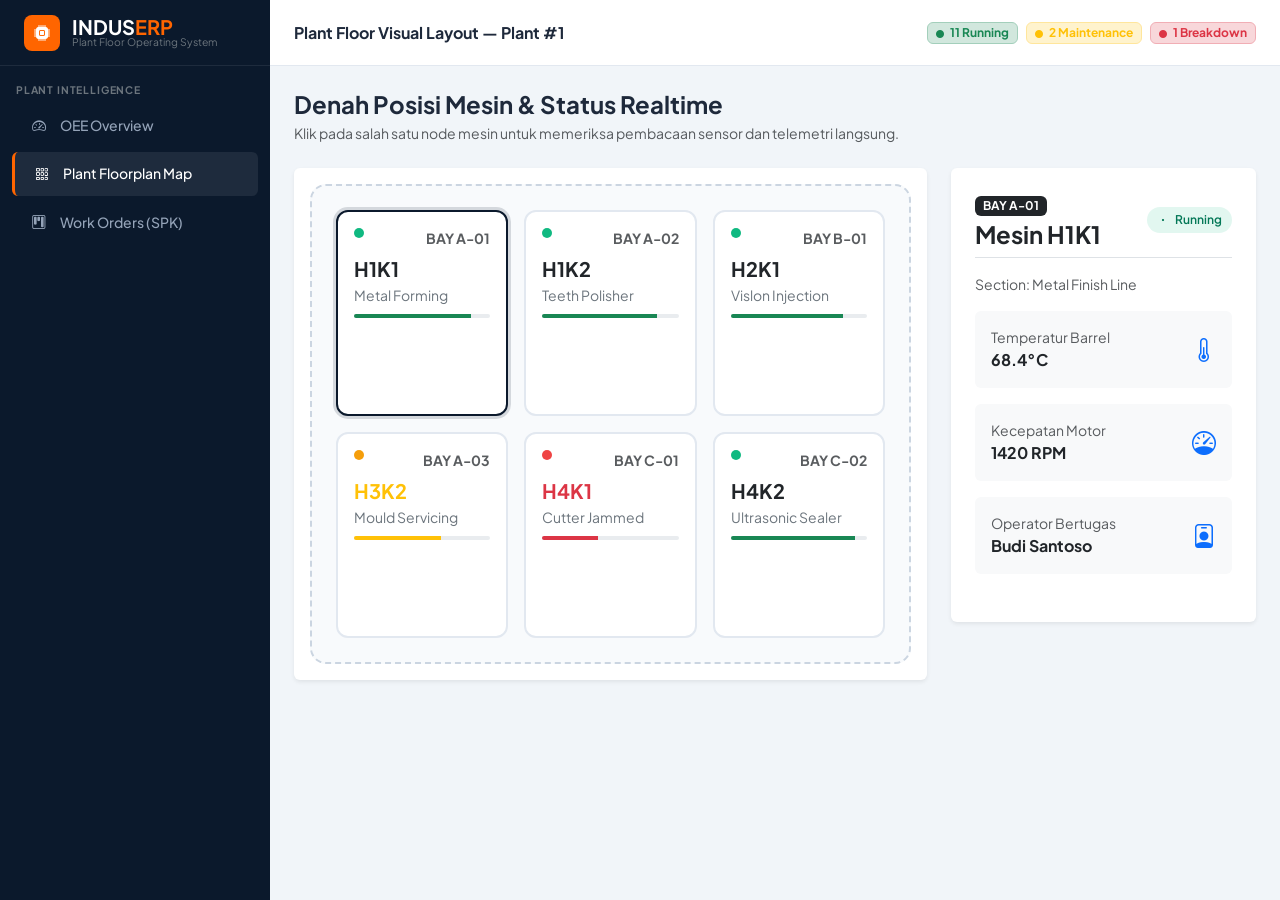
<file: machine-floorplan.html>
<!doctype html>
<html lang="id">
<head>
  <meta charset="utf-8">
  <meta name="viewport" content="width=device-width, initial-scale=1">
  <title>Plant Machine Floorplan Map | IndusERP</title>
  <link rel="preconnect" href="https://fonts.googleapis.com">
  <link rel="preconnect" href="https://fonts.gstatic.com" crossorigin>
  <link href="https://fonts.googleapis.com/css2?family=Plus+Jakarta+Sans:wght@400;500;600;700;800&display=swap" rel="stylesheet">
  <link rel="stylesheet" href="https://cdn.jsdelivr.net/npm/bootstrap@5.3.3/dist/css/bootstrap.min.css">
  <link rel="stylesheet" href="https://cdn.jsdelivr.net/npm/bootstrap-icons@1.11.3/font/bootstrap-icons.min.css">
  <link rel="stylesheet" href="assets/css/app.css">
  <style>
    .plant-grid {
      display: grid;
      grid-template-columns: repeat(auto-fill, minmax(170px, 1fr));
      gap: 16px;
      padding: 24px;
      background: #f8fafc;
      border: 2px dashed #cbd5e1;
      border-radius: 16px;
      min-height: 480px;
    }
    .machine-node {
      background: #fff;
      border: 2px solid #e2e8f0;
      border-radius: 12px;
      padding: 16px;
      cursor: pointer;
      transition: all 0.2s ease-in-out;
      position: relative;
    }
    .machine-node:hover {
      transform: translateY(-4px);
      box-shadow: 0 10px 20px rgba(11, 25, 44, 0.08);
      border-color: #ff6500;
    }
    .machine-node.selected {
      border-color: #0b192c;
      box-shadow: 0 0 0 3px rgba(11, 25, 44, 0.15);
    }
    .pulse-dot {
      width: 10px;
      height: 10px;
      border-radius: 50%;
      display: inline-block;
      animation: pulse 1.8s infinite;
    }
    .pulse-running { background: #10b981; box-shadow: 0 0 0 0 rgba(16, 185, 129, 0.7); }
    .pulse-maintenance { background: #f59e0b; box-shadow: 0 0 0 0 rgba(245, 158, 11, 0.7); }
    .pulse-breakdown { background: #ef4444; box-shadow: 0 0 0 0 rgba(239, 68, 68, 0.7); }
    @keyframes pulse {
      0% { transform: scale(0.95); box-shadow: 0 0 0 0 rgba(0, 0, 0, 0.7); }
      70% { transform: scale(1); box-shadow: 0 0 0 8px rgba(0, 0, 0, 0); }
      100% { transform: scale(0.95); box-shadow: 0 0 0 0 rgba(0, 0, 0, 0); }
    }
  </style>
</head>
<body>

  <aside class="erp-sidebar" id="erpSidebar">
    <div class="brand-area">
      <div class="brand-badge"><i class="bi bi-cpu-fill"></i></div>
      <div class="d-flex flex-column lh-1">
        <span class="fs-5 fw-bold text-white tracking-wide">INDUS<span style="color: #ff6500;">ERP</span></span>
        <small class="text-secondary" style="font-size: 0.65rem;">Plant Floor Operating System</small>
      </div>
    </div>
    <div class="px-3 pt-3 pb-1 text-uppercase text-secondary fw-bold" style="font-size: 0.65rem; letter-spacing: 0.08em;">Plant Intelligence</div>
    <nav class="nav flex-column">
      <a class="nav-link" href="index.html"><i class="bi bi-speedometer2"></i><span>OEE Overview</span></a>
      <a class="nav-link active" href="machine-floorplan.html"><i class="bi bi-grid-3x3-gap"></i><span>Plant Floorplan Map</span></a>
      <a class="nav-link" href="production-orders.html"><i class="bi bi-kanban"></i><span>Work Orders (SPK)</span></a>
    </nav>
  </aside>

  <header class="erp-topbar">
    <div class="d-flex align-items-center gap-3">
      <button class="btn btn-sm btn-light border d-lg-none" id="sidebarToggle"><i class="bi bi-list fs-5"></i></button>
      <h1 class="h6 fw-bold mb-0">Plant Floor Visual Layout — Plant #1</h1>
    </div>
    <div class="d-flex align-items-center gap-2">
      <span class="badge bg-success-subtle text-success border border-success-subtle px-2 py-1"><i class="bi bi-circle-fill me-1" style="font-size: 0.5rem;"></i> 11 Running</span>
      <span class="badge bg-warning-subtle text-warning border border-warning-subtle px-2 py-1"><i class="bi bi-circle-fill me-1" style="font-size: 0.5rem;"></i> 2 Maintenance</span>
      <span class="badge bg-danger-subtle text-danger border border-danger-subtle px-2 py-1"><i class="bi bi-circle-fill me-1" style="font-size: 0.5rem;"></i> 1 Breakdown</span>
    </div>
  </header>

  <main class="erp-content">
    <div class="d-flex flex-wrap justify-content-between align-items-center mb-4 gap-2">
      <div>
        <h1 class="h4 fw-bold mb-1">Denah Posisi Mesin & Status Realtime</h1>
        <p class="text-muted small mb-0">Klik pada salah satu node mesin untuk memeriksa pembacaan sensor dan telemetri langsung.</p>
      </div>
    </div>

    <div class="row g-4">
      <div class="col-12 col-xl-8">
        <div class="card border-0 shadow-sm p-3 bg-white">
          <div class="plant-grid" id="plantGrid">
            <div class="machine-node selected" onclick="inspectNode('H1K1', 'Metal Finish Line', 'Running', '68.4°C', '1420 RPM', '86.2%', 'Budi Santoso')">
              <div class="d-flex justify-content-between align-items-start mb-2">
                <span class="pulse-dot pulse-running"></span>
                <small class="text-muted fw-bold">BAY A-01</small>
              </div>
              <h5 class="fw-bold mb-1">H1K1</h5>
              <small class="text-secondary d-block mb-2">Metal Forming</small>
              <div class="progress" style="height: 4px;"><div class="progress-bar bg-success" style="width: 86%;"></div></div>
            </div>

            <div class="machine-node" onclick="inspectNode('H1K2', 'Metal Finish Line', 'Running', '71.2°C', '1390 RPM', '84.0%', 'Dedi Kurniawan')">
              <div class="d-flex justify-content-between align-items-start mb-2">
                <span class="pulse-dot pulse-running"></span>
                <small class="text-muted fw-bold">BAY A-02</small>
              </div>
              <h5 class="fw-bold mb-1">H1K2</h5>
              <small class="text-secondary d-block mb-2">Teeth Polisher</small>
              <div class="progress" style="height: 4px;"><div class="progress-bar bg-success" style="width: 84%;"></div></div>
            </div>

            <div class="machine-node" onclick="inspectNode('H2K1', 'Vislon Injection', 'Running', '182.1°C', '850 RPM', '82.8%', 'Rina Wijaya')">
              <div class="d-flex justify-content-between align-items-start mb-2">
                <span class="pulse-dot pulse-running"></span>
                <small class="text-muted fw-bold">BAY B-01</small>
              </div>
              <h5 class="fw-bold mb-1">H2K1</h5>
              <small class="text-secondary d-block mb-2">Vislon Injection</small>
              <div class="progress" style="height: 4px;"><div class="progress-bar bg-success" style="width: 82%;"></div></div>
            </div>

            <div class="machine-node" onclick="inspectNode('H3K2', 'Metal Finish Line', 'Maintenance', '45.0°C', '0 RPM', '64.5%', 'Ahmad Zaky')">
              <div class="d-flex justify-content-between align-items-start mb-2">
                <span class="pulse-dot pulse-maintenance"></span>
                <small class="text-muted fw-bold">BAY A-03</small>
              </div>
              <h5 class="fw-bold mb-1 text-warning">H3K2</h5>
              <small class="text-secondary d-block mb-2">Mould Servicing</small>
              <div class="progress" style="height: 4px;"><div class="progress-bar bg-warning" style="width: 64%;"></div></div>
            </div>

            <div class="machine-node" onclick="inspectNode('H4K1', 'Finishing Assembly', 'Breakdown', '92.8°C', '0 RPM', '41.0%', 'Deni Pratama')">
              <div class="d-flex justify-content-between align-items-start mb-2">
                <span class="pulse-dot pulse-breakdown"></span>
                <small class="text-muted fw-bold">BAY C-01</small>
              </div>
              <h5 class="fw-bold mb-1 text-danger">H4K1</h5>
              <small class="text-secondary d-block mb-2">Cutter Jammed</small>
              <div class="progress" style="height: 4px;"><div class="progress-bar bg-danger" style="width: 41%;"></div></div>
            </div>

            <div class="machine-node" onclick="inspectNode('H4K2', 'Finishing Assembly', 'Running', '62.0°C', '980 RPM', '91.2%', 'Hendra Setiawan')">
              <div class="d-flex justify-content-between align-items-start mb-2">
                <span class="pulse-dot pulse-running"></span>
                <small class="text-muted fw-bold">BAY C-02</small>
              </div>
              <h5 class="fw-bold mb-1">H4K2</h5>
              <small class="text-secondary d-block mb-2">Ultrasonic Sealer</small>
              <div class="progress" style="height: 4px;"><div class="progress-bar bg-success" style="width: 91%;"></div></div>
            </div>
          </div>
        </div>
      </div>

      <div class="col-12 col-xl-4">
        <div class="card border-0 shadow-sm p-4 bg-white sticky-top" style="top: 85px;">
          <div class="d-flex justify-content-between align-items-center mb-3 pb-2 border-bottom">
            <div>
              <span class="badge text-bg-dark" id="inspectBay">BAY A-01</span>
              <h4 class="fw-bold mb-0 mt-1" id="inspectMachine">Mesin H1K1</h4>
            </div>
            <span class="machine-status running" id="inspectStatus"><i class="bi bi-dot"></i> Running</span>
          </div>

          <p class="small text-muted mb-3" id="inspectSection">Section: Metal Finish Line</p>

          <div class="d-flex flex-column gap-3 mb-4">
            <div class="p-3 bg-light rounded d-flex justify-content-between align-items-center">
              <div><small class="text-muted d-block">Temperatur Barrel</small><strong class="fs-6" id="inspectTemp">68.4°C</strong></div>
              <i class="bi bi-thermometer-half fs-4 text-primary"></i>
            </div>
            <div class="p-3 bg-light rounded d-flex justify-content-between align-items-center">
              <div><small class="text-muted d-block">Kecepatan Motor</small><strong class="fs-6" id="inspectRpm">1420 RPM</strong></div>
              <i class="bi bi-speedometer fs-4 text-primary"></i>
            </div>
            <div class="p-3 bg-light rounded d-flex justify-content-between align-items-center">
              <div><small class="text-muted d-block">Operator Bertugas</small><strong class="fs-6" id="inspectOperator">Budi Santoso</strong></div>
              <i class="bi bi-person-badge fs-4 text-primary"></i>
            </div>
          </div>
        </div>
      </div>
    </div>
  </main>

  <script src="https://cdn.jsdelivr.net/npm/bootstrap@5.3.3/dist/js/bootstrap.bundle.min.js"></script>
  <script>
    function inspectNode(code, section, status, temp, rpm, oee, operator) {
      document.getElementById('inspectMachine').innerText = 'Mesin ' + code;
      document.getElementById('inspectSection').innerText = 'Section: ' + section;
      document.getElementById('inspectTemp').innerText = temp;
      document.getElementById('inspectRpm').innerText = rpm;
      document.getElementById('inspectOperator').innerText = operator;
      const statusEl = document.getElementById('inspectStatus');
      statusEl.className = 'machine-status ' + status.toLowerCase();
      statusEl.innerHTML = '<i class="bi bi-dot"></i> ' + status;
      document.querySelectorAll('.machine-node').forEach(el => el.classList.remove('selected'));
      event.currentTarget.classList.add('selected');
    }
  </script>
</body>
</html>
</file>
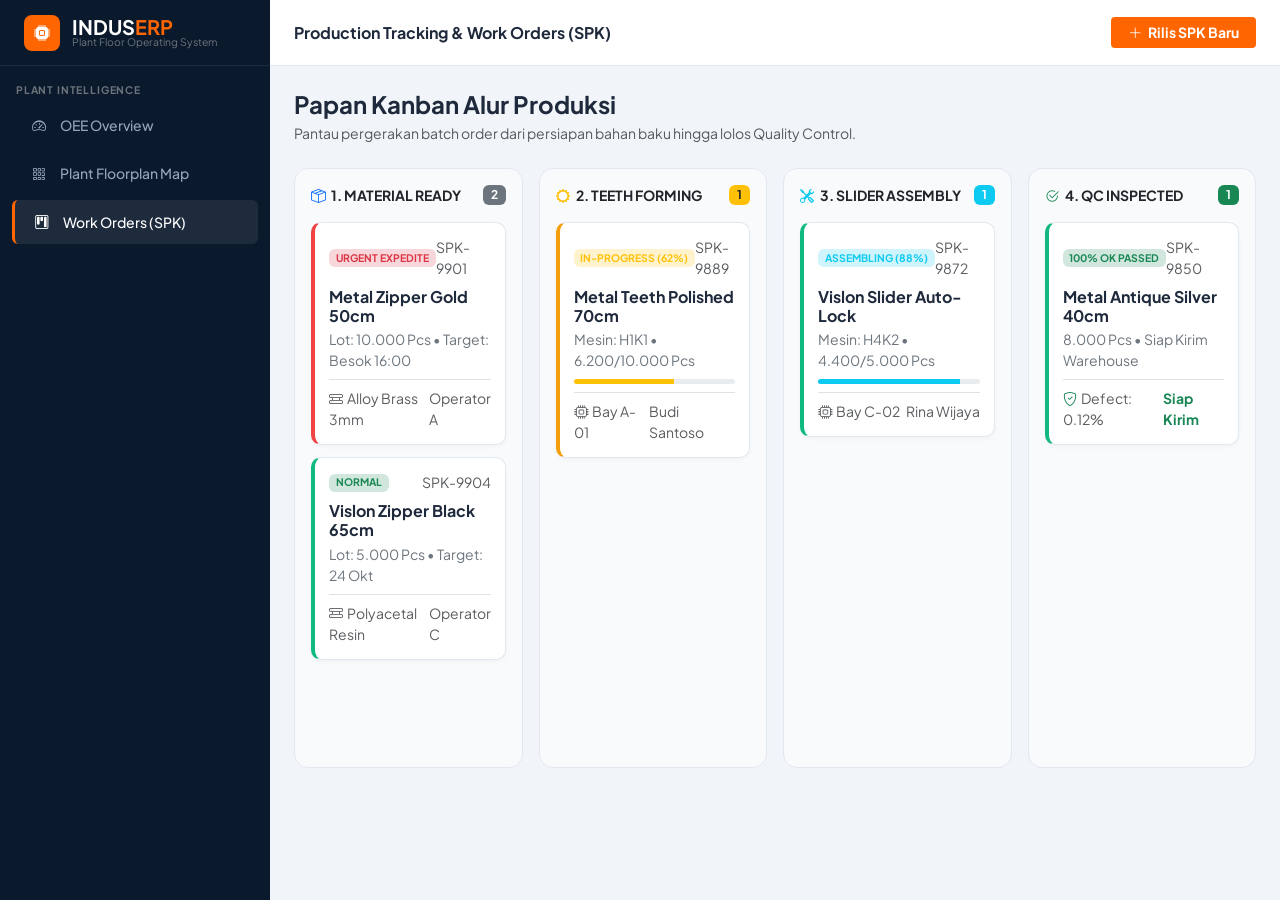
<file: production-orders.html>
<!doctype html>
<html lang="id">
<head>
  <meta charset="utf-8">
  <meta name="viewport" content="width=device-width, initial-scale=1">
  <title>Work Orders & SPK Kanban Tracker | IndusERP</title>
  <link rel="preconnect" href="https://fonts.googleapis.com">
  <link rel="preconnect" href="https://fonts.gstatic.com" crossorigin>
  <link href="https://fonts.googleapis.com/css2?family=Plus+Jakarta+Sans:wght@400;500;600;700;800&display=swap" rel="stylesheet">
  <link rel="stylesheet" href="https://cdn.jsdelivr.net/npm/bootstrap@5.3.3/dist/css/bootstrap.min.css">
  <link rel="stylesheet" href="https://cdn.jsdelivr.net/npm/bootstrap-icons@1.11.3/font/bootstrap-icons.min.css">
  <link rel="stylesheet" href="assets/css/app.css">
  <style>
    .kanban-col {
      background: #f8fafc;
      border: 1px solid #e2e8f0;
      border-radius: 14px;
      padding: 16px;
      min-height: 600px;
    }
    .kanban-card {
      background: #fff;
      border: 1px solid #e2e8f0;
      border-radius: 10px;
      padding: 14px;
      margin-bottom: 12px;
      box-shadow: 0 2px 4px rgba(0,0,0,0.03);
      cursor: grab;
      transition: transform 0.2s, box-shadow 0.2s;
    }
    .kanban-card:hover {
      transform: translateY(-2px);
      box-shadow: 0 8px 16px rgba(0,0,0,0.06);
      border-color: #cbd5e1;
    }
    .priority-high { border-left: 4px solid #ef4444; }
    .priority-medium { border-left: 4px solid #f59e0b; }
    .priority-normal { border-left: 4px solid #10b981; }
  </style>
</head>
<body>

  <aside class="erp-sidebar" id="erpSidebar">
    <div class="brand-area">
      <div class="brand-badge"><i class="bi bi-cpu-fill"></i></div>
      <div class="d-flex flex-column lh-1">
        <span class="fs-5 fw-bold text-white tracking-wide">INDUS<span style="color: #ff6500;">ERP</span></span>
        <small class="text-secondary" style="font-size: 0.65rem;">Plant Floor Operating System</small>
      </div>
    </div>
    <div class="px-3 pt-3 pb-1 text-uppercase text-secondary fw-bold" style="font-size: 0.65rem; letter-spacing: 0.08em;">Plant Intelligence</div>
    <nav class="nav flex-column">
      <a class="nav-link" href="index.html"><i class="bi bi-speedometer2"></i><span>OEE Overview</span></a>
      <a class="nav-link" href="machine-floorplan.html"><i class="bi bi-grid-3x3-gap"></i><span>Plant Floorplan Map</span></a>
      <a class="nav-link active" href="production-orders.html"><i class="bi bi-kanban"></i><span>Work Orders (SPK)</span></a>
    </nav>
  </aside>

  <header class="erp-topbar">
    <div class="d-flex align-items-center gap-3">
      <button class="btn btn-sm btn-light border d-lg-none" id="sidebarToggle"><i class="bi bi-list fs-5"></i></button>
      <h1 class="h6 fw-bold mb-0">Production Tracking & Work Orders (SPK)</h1>
    </div>
    <button class="btn btn-sm text-white fw-bold px-3" style="background: #ff6500;" onclick="alert('Formulir rilis SPK siap dibuka.')">
      <i class="bi bi-plus-lg me-1"></i> Rilis SPK Baru
    </button>
  </header>

  <main class="erp-content">
    <div class="d-flex justify-content-between align-items-center mb-4">
      <div>
        <h1 class="h4 fw-bold mb-1">Papan Kanban Alur Produksi</h1>
        <p class="text-muted small mb-0">Pantau pergerakan batch order dari persiapan bahan baku hingga lolos Quality Control.</p>
      </div>
    </div>

    <div class="row g-3">
      <div class="col-12 col-md-6 col-xl-3">
        <div class="kanban-col">
          <div class="d-flex justify-content-between align-items-center mb-3">
            <span class="fw-bold small text-dark"><i class="bi bi-box-seam me-1 text-primary"></i> 1. MATERIAL READY</span>
            <span class="badge bg-secondary">2</span>
          </div>

          <div class="kanban-card priority-high">
            <div class="d-flex justify-content-between align-items-center mb-2">
              <span class="badge bg-danger-subtle text-danger" style="font-size: 0.65rem;">URGENT EXPEDITE</span>
              <small class="text-muted">SPK-9901</small>
            </div>
            <h6 class="fw-bold mb-1">Metal Zipper Gold 50cm</h6>
            <small class="text-secondary d-block mb-2">Lot: 10.000 Pcs • Target: Besok 16:00</small>
            <div class="d-flex justify-content-between align-items-center small text-muted border-top pt-2">
              <span><i class="bi bi-hdd-rack me-1"></i>Alloy Brass 3mm</span>
              <span>Operator A</span>
            </div>
          </div>

          <div class="kanban-card priority-normal">
            <div class="d-flex justify-content-between align-items-center mb-2">
              <span class="badge bg-success-subtle text-success" style="font-size: 0.65rem;">NORMAL</span>
              <small class="text-muted">SPK-9904</small>
            </div>
            <h6 class="fw-bold mb-1">Vislon Zipper Black 65cm</h6>
            <small class="text-secondary d-block mb-2">Lot: 5.000 Pcs • Target: 24 Okt</small>
            <div class="d-flex justify-content-between align-items-center small text-muted border-top pt-2">
              <span><i class="bi bi-hdd-rack me-1"></i>Polyacetal Resin</span>
              <span>Operator C</span>
            </div>
          </div>
        </div>
      </div>

      <div class="col-12 col-md-6 col-xl-3">
        <div class="kanban-col">
          <div class="d-flex justify-content-between align-items-center mb-3">
            <span class="fw-bold small text-dark"><i class="bi bi-gear-wide me-1 text-warning"></i> 2. TEETH FORMING</span>
            <span class="badge bg-warning text-dark">1</span>
          </div>

          <div class="kanban-card priority-medium">
            <div class="d-flex justify-content-between align-items-center mb-2">
              <span class="badge bg-warning-subtle text-warning" style="font-size: 0.65rem;">IN-PROGRESS (62%)</span>
              <small class="text-muted">SPK-9889</small>
            </div>
            <h6 class="fw-bold mb-1">Metal Teeth Polished 70cm</h6>
            <small class="text-secondary d-block mb-2">Mesin: H1K1 • 6.200/10.000 Pcs</small>
            <div class="progress mb-2" style="height: 5px;"><div class="progress-bar bg-warning" style="width: 62%;"></div></div>
            <div class="d-flex justify-content-between align-items-center small text-muted border-top pt-2">
              <span><i class="bi bi-cpu me-1"></i>Bay A-01</span>
              <span>Budi Santoso</span>
            </div>
          </div>
        </div>
      </div>

      <div class="col-12 col-md-6 col-xl-3">
        <div class="kanban-col">
          <div class="d-flex justify-content-between align-items-center mb-3">
            <span class="fw-bold small text-dark"><i class="bi bi-tools me-1 text-info"></i> 3. SLIDER ASSEMBLY</span>
            <span class="badge bg-info text-white">1</span>
          </div>

          <div class="kanban-card priority-normal">
            <div class="d-flex justify-content-between align-items-center mb-2">
              <span class="badge bg-info-subtle text-info" style="font-size: 0.65rem;">ASSEMBLING (88%)</span>
              <small class="text-muted">SPK-9872</small>
            </div>
            <h6 class="fw-bold mb-1">Vislon Slider Auto-Lock</h6>
            <small class="text-secondary d-block mb-2">Mesin: H4K2 • 4.400/5.000 Pcs</small>
            <div class="progress mb-2" style="height: 5px;"><div class="progress-bar bg-info" style="width: 88%;"></div></div>
            <div class="d-flex justify-content-between align-items-center small text-muted border-top pt-2">
              <span><i class="bi bi-cpu me-1"></i>Bay C-02</span>
              <span>Rina Wijaya</span>
            </div>
          </div>
        </div>
      </div>

      <div class="col-12 col-md-6 col-xl-3">
        <div class="kanban-col">
          <div class="d-flex justify-content-between align-items-center mb-3">
            <span class="fw-bold small text-dark"><i class="bi bi-check2-circle me-1 text-success"></i> 4. QC INSPECTED</span>
            <span class="badge bg-success">1</span>
          </div>

          <div class="kanban-card priority-normal">
            <div class="d-flex justify-content-between align-items-center mb-2">
              <span class="badge bg-success-subtle text-success" style="font-size: 0.65rem;">100% OK PASSED</span>
              <small class="text-muted">SPK-9850</small>
            </div>
            <h6 class="fw-bold mb-1">Metal Antique Silver 40cm</h6>
            <small class="text-secondary d-block mb-2">8.000 Pcs • Siap Kirim Warehouse</small>
            <div class="d-flex justify-content-between align-items-center small text-muted border-top pt-2">
              <span><i class="bi bi-shield-check text-success me-1"></i>Defect: 0.12%</span>
              <span class="text-success fw-bold">Siap Kirim</span>
            </div>
          </div>
        </div>
      </div>
    </div>
  </main>

  <script src="https://cdn.jsdelivr.net/npm/bootstrap@5.3.3/dist/js/bootstrap.bundle.min.js"></script>
</body>
</html>
</file>
<file: assets/css/app.css>
@import url('https://fonts.googleapis.com/css2?family=Plus+Jakarta+Sans:wght@400;500;600;700;800&display=swap');
:root {
  --erp-navy: #0b192c;
  --erp-surface: #1e3e62;
  --erp-orange: #ff6500;
  --erp-green: #10b981;
  --erp-amber: #f59e0b;
  --erp-red: #ef4444;
  --erp-bg: #f1f5f9;
  --erp-sidebar-w: 270px;
  --erp-topbar-h: 66px;
}
body {
  font-family: 'Plus Jakarta Sans', system-ui, -apple-system, sans-serif;
  background-color: var(--erp-bg);
  color: #1e293b;
  margin: 0;
}
.erp-sidebar {
  width: var(--erp-sidebar-w);
  height: 100vh;
  position: fixed;
  top: 0;
  left: 0;
  background-color: var(--erp-navy);
  color: #94a3b8;
  z-index: 1040;
  transition: transform 0.25s ease-in-out;
  overflow-y: auto;
}
.erp-sidebar .brand-area {
  height: var(--erp-topbar-h);
  display: flex;
  align-items: center;
  padding: 0 1.5rem;
  border-bottom: 1px solid rgba(255, 255, 255, 0.08);
}
.erp-sidebar .brand-badge {
  width: 36px;
  height: 36px;
  background: var(--erp-orange);
  color: #fff;
  border-radius: 8px;
  display: grid;
  place-items: center;
  font-weight: 800;
  margin-right: 0.75rem;
}
.erp-sidebar .nav-link {
  color: #94a3b8;
  padding: 0.7rem 1.25rem;
  border-radius: 6px;
  margin: 0.15rem 0.75rem;
  display: flex;
  align-items: center;
  gap: 0.85rem;
  font-weight: 500;
  text-decoration: none;
  font-size: 0.875rem;
}
.erp-sidebar .nav-link:hover, .erp-sidebar .nav-link.active {
  color: #fff;
  background: rgba(255, 255, 255, 0.08);
}
.erp-sidebar .nav-link.active {
  border-left: 3px solid var(--erp-orange);
}
.erp-topbar {
  margin-left: var(--erp-sidebar-w);
  height: var(--erp-topbar-h);
  background: #fff;
  border-bottom: 1px solid #e2e8f0;
  padding: 0 1.5rem;
  display: flex;
  align-items: center;
  justify-content: space-between;
  position: sticky;
  top: 0;
  z-index: 1020;
}
.erp-content {
  margin-left: var(--erp-sidebar-w);
  padding: 1.5rem;
}
.machine-status {
  display: inline-flex;
  align-items: center;
  gap: 0.35rem;
  font-size: 0.75rem;
  font-weight: 600;
  padding: 0.25rem 0.65rem;
  border-radius: 50rem;
}
.machine-status.running { background: rgba(16, 185, 129, 0.12); color: #047857; }
.machine-status.maintenance { background: rgba(245, 158, 11, 0.12); color: #b45309; }
.machine-status.breakdown { background: rgba(239, 68, 68, 0.12); color: #ef4444; }

@media (max-width: 991.98px) {
  .erp-sidebar { transform: translateX(-100%); }
  .erp-sidebar.show { transform: translateX(0); }
  .erp-topbar, .erp-content { margin-left: 0; }
}
</file>
